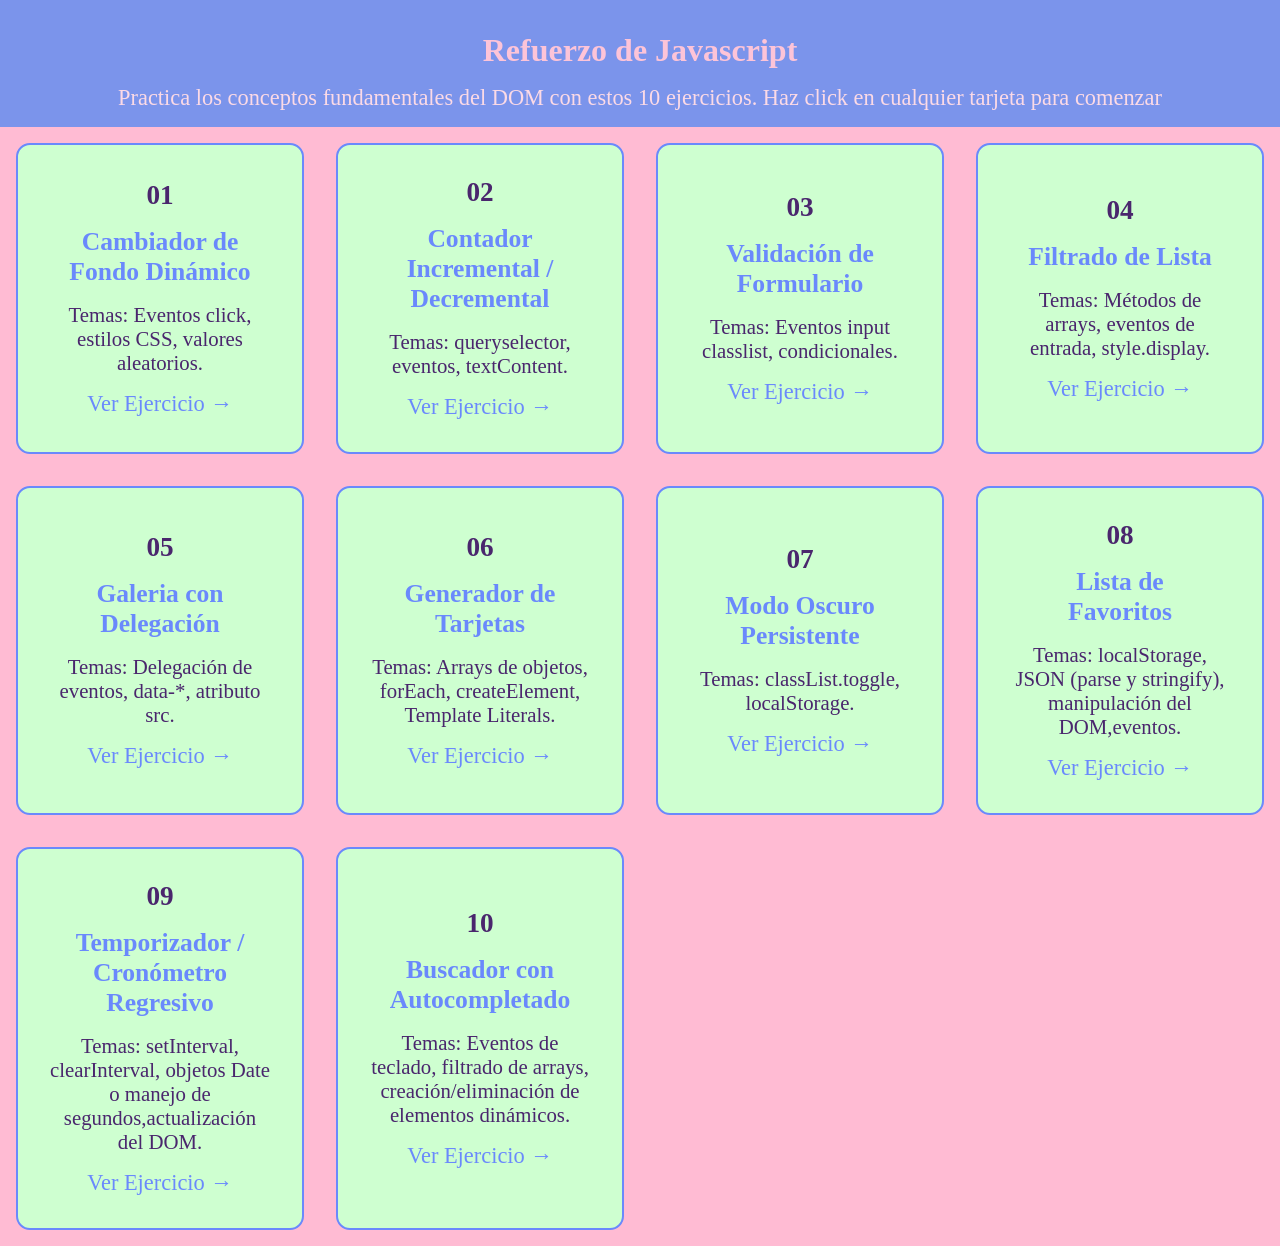
<file: index.html>
<!DOCTYPE html>
<html lang="es">
<head>
    <meta charset="UTF-8">
    <meta name="viewport" content="width=device-width, initial-scale=1.0">
    <title>practica</title>
    <link rel="stylesheet" href="styles.css">

</head>
<body class="general">

    <header class="header">

        <div class="header_container">
            <h1 class="header_title">Refuerzo de Javascript</h1>
            <p class="header_description">Practica los conceptos fundamentales del DOM con estos 10 ejercicios. Haz click en cualquier tarjeta para comenzar</p>
        </div>

    </header>

    <main class="main">
    <section class="main_container">
        <a href="ej1.html"   class="tarjeta">
            <span class="tarjeta_numero">01</span>
            <h2 class="tarjeta_titulo">Cambiador de Fondo Dinámico</h2>
            <p class="tarjeta_temas">Temas: Eventos click, estilos CSS, valores aleatorios.</p>
            <span class="tarjeta_boton">Ver Ejercicio →</span>
        </a>

        <a href="ej2.html" class="tarjeta">
            <span class="tarjeta_numero">02</span>
            <h2 class="tarjeta_titulo">Contador Incremental / Decremental</h2>
            <p class="tarjeta_temas">Temas: queryselector, eventos, textContent.</p>
            <span class="tarjeta_boton">Ver Ejercicio →</span>
        </a>

        <a href="ej3.html" class="tarjeta">
            <span class="tarjeta_numero">03</span>
            <h2 class="tarjeta_titulo">Validación de Formulario</h2>
            <p class="tarjeta_temas">Temas: Eventos input classlist, condicionales.</p>
            <span class="tarjeta_boton">Ver Ejercicio →</span>
        </a>

        <a href="ej4.html" class="tarjeta">
            <span class="tarjeta_numero">04</span>
            <h2 class="tarjeta_titulo">Filtrado de Lista</h2>
            <p class="tarjeta_temas">Temas: Métodos de arrays, eventos de entrada, style.display.</p>
            <span class="tarjeta_boton">Ver Ejercicio →</span>
        </a>

        <a href="ej5.html" class="tarjeta">
            <span class="tarjeta_numero">05</span>
            <h2 class="tarjeta_titulo">Galeria con Delegación</h2>
            <p class="tarjeta_temas">Temas: Delegación de eventos, data-*, atributo src.</p>
            <span class="tarjeta_boton">Ver Ejercicio →</span>
        </a>

        <a href="ej6.html" class="tarjeta">
            <span class="tarjeta_numero">06</span>
            <h2 class="tarjeta_titulo">Generador de Tarjetas</h2>
            <p class="tarjeta_temas">Temas: Arrays de objetos, forEach, createElement, Template Literals.</p>
            <span class="tarjeta_boton">Ver Ejercicio →</span>
        </a>

        <a href="ej7.html" class="tarjeta">
            <span class="tarjeta_numero">07</span>
            <h2 class="tarjeta_titulo">Modo Oscuro Persistente</h2>
            <p class="tarjeta_temas">Temas: classList.toggle, localStorage.</p>
            <span class="tarjeta_boton">Ver Ejercicio →</span>
        </a>

        <a href="ej8.html" class="tarjeta">
            <span class="tarjeta_numero">08</span>
            <h2 class="tarjeta_titulo">Lista de Favoritos</h2>
            <p class="tarjeta_temas">Temas: localStorage, JSON (parse y stringify), manipulación del DOM,eventos.</p>
            <span href="ej1.html" class="tarjeta_boton">Ver Ejercicio →</span>
        </a>

        <a href="ej9.html" class="tarjeta">
            <span class="tarjeta_numero">09</span>
            <h2 class="tarjeta_titulo">Temporizador / Cronómetro Regresivo</h2>
            <p class="tarjeta_temas">Temas: setInterval, clearInterval, objetos Date o manejo de segundos,actualización del DOM.</p>
            <span href="ej1.html" class="tarjeta_boton">Ver Ejercicio →</span>
        </a>

        <a href="ej10.html" class="tarjeta">
            <span class="tarjeta_numero">10</span>
            <h2 class="tarjeta_titulo"> Buscador con Autocompletado</h2>
            <p class="tarjeta_temas">Temas: Eventos de teclado, filtrado de arrays, creación/eliminación de elementos dinámicos.</p>
            <span href="ej1.html" class="tarjeta_boton">Ver Ejercicio →</span>
        </a>

    </section>


    </main>
    


    
</body>
</html>
</file>
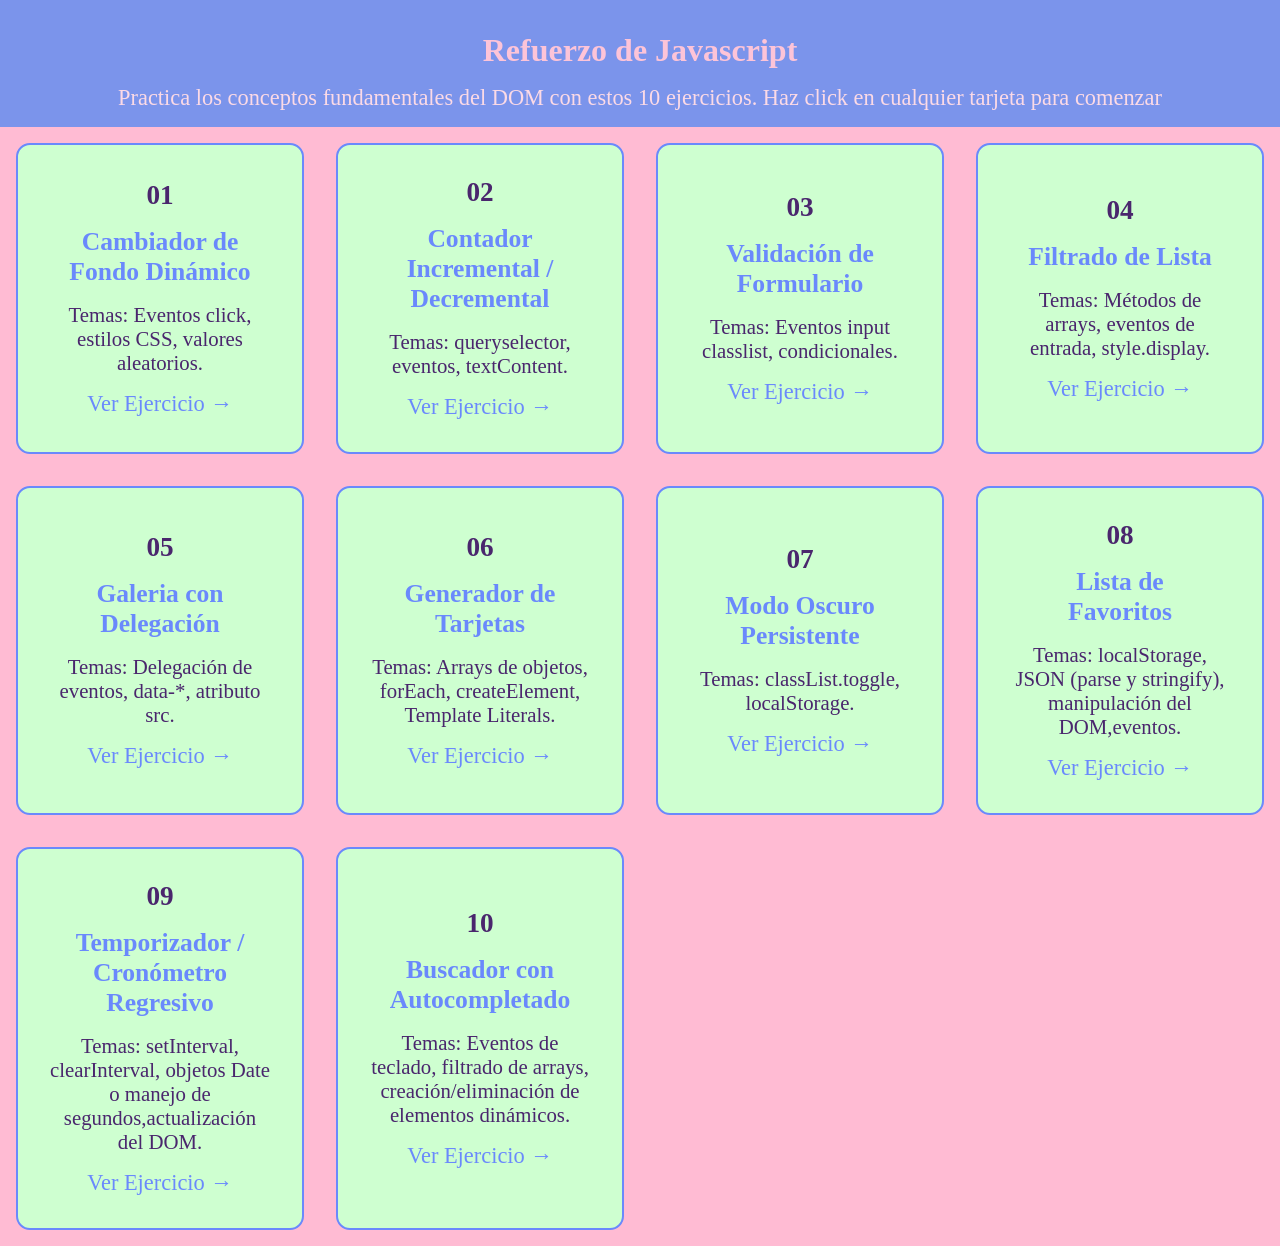
<file: principal/index.html>
<!DOCTYPE html>
<html lang="es">
<head>
    <meta charset="UTF-8">
    <meta name="viewport" content="width=device-width, initial-scale=1.0">
    <title>practica</title>
    <link rel="stylesheet" href="styles.css">

</head>
<body class="general">

    <header class="header">

        <div class="header_container">
            <h1 class="header_title">Refuerzo de Javascript</h1>
            <p class="header_description">Practica los conceptos fundamentales del DOM con estos 10 ejercicios. Haz click en cualquier tarjeta para comenzar</p>
        </div>

    </header>

    <main class="main">
    <section class="main_container">
        <a href="../ej1/ej1.html"   class="tarjeta">
            <span class="tarjeta_numero">01</span>
            <h2 class="tarjeta_titulo">Cambiador de Fondo Dinámico</h2>
            <p class="tarjeta_temas">Temas: Eventos click, estilos CSS, valores aleatorios.</p>
            <span class="tarjeta_boton">Ver Ejercicio →</span>
        </a>

        <a href="../ej2/ej2.html" class="tarjeta">
            <span class="tarjeta_numero">02</span>
            <h2 class="tarjeta_titulo">Contador Incremental / Decremental</h2>
            <p class="tarjeta_temas">Temas: queryselector, eventos, textContent.</p>
            <span class="tarjeta_boton">Ver Ejercicio →</span>
        </a>

        <a href="../ej3/ej3.html" class="tarjeta">
            <span class="tarjeta_numero">03</span>
            <h2 class="tarjeta_titulo">Validación de Formulario</h2>
            <p class="tarjeta_temas">Temas: Eventos input classlist, condicionales.</p>
            <span class="tarjeta_boton">Ver Ejercicio →</span>
        </a>

        <a href="../ej4/ej4.html" class="tarjeta">
            <span class="tarjeta_numero">04</span>
            <h2 class="tarjeta_titulo">Filtrado de Lista</h2>
            <p class="tarjeta_temas">Temas: Métodos de arrays, eventos de entrada, style.display.</p>
            <span class="tarjeta_boton">Ver Ejercicio →</span>
        </a>

        <a href="../ej5/ej5.html" class="tarjeta">
            <span class="tarjeta_numero">05</span>
            <h2 class="tarjeta_titulo">Galeria con Delegación</h2>
            <p class="tarjeta_temas">Temas: Delegación de eventos, data-*, atributo src.</p>
            <span class="tarjeta_boton">Ver Ejercicio →</span>
        </a>

        <a href="../ej6/ej6.html" class="tarjeta">
            <span class="tarjeta_numero">06</span>
            <h2 class="tarjeta_titulo">Generador de Tarjetas</h2>
            <p class="tarjeta_temas">Temas: Arrays de objetos, forEach, createElement, Template Literals.</p>
            <span class="tarjeta_boton">Ver Ejercicio →</span>
        </a>

        <a href="../ej7/ej7.html" class="tarjeta">
            <span class="tarjeta_numero">07</span>
            <h2 class="tarjeta_titulo">Modo Oscuro Persistente</h2>
            <p class="tarjeta_temas">Temas: classList.toggle, localStorage.</p>
            <span class="tarjeta_boton">Ver Ejercicio →</span>
        </a>

        <a href="../ej8/ej8.html" class="tarjeta">
            <span class="tarjeta_numero">08</span>
            <h2 class="tarjeta_titulo">Lista de Favoritos</h2>
            <p class="tarjeta_temas">Temas: localStorage, JSON (parse y stringify), manipulación del DOM,eventos.</p>
            <span href="ej1.html" class="tarjeta_boton">Ver Ejercicio →</span>
        </a>

        <a href="../ej9/ej9.html" class="tarjeta">
            <span class="tarjeta_numero">09</span>
            <h2 class="tarjeta_titulo">Temporizador / Cronómetro Regresivo</h2>
            <p class="tarjeta_temas">Temas: setInterval, clearInterval, objetos Date o manejo de segundos,actualización del DOM.</p>
            <span href="ej1.html" class="tarjeta_boton">Ver Ejercicio →</span>
        </a>

        <a href="../ej10/ej10.html" class="tarjeta">
            <span class="tarjeta_numero">10</span>
            <h2 class="tarjeta_titulo"> Buscador con Autocompletado</h2>
            <p class="tarjeta_temas">Temas: Eventos de teclado, filtrado de arrays, creación/eliminación de elementos dinámicos.</p>
            <span href="ej1.html" class="tarjeta_boton">Ver Ejercicio →</span>
        </a>

    </section>


    </main>
    


    
</body>
</html>
</file>
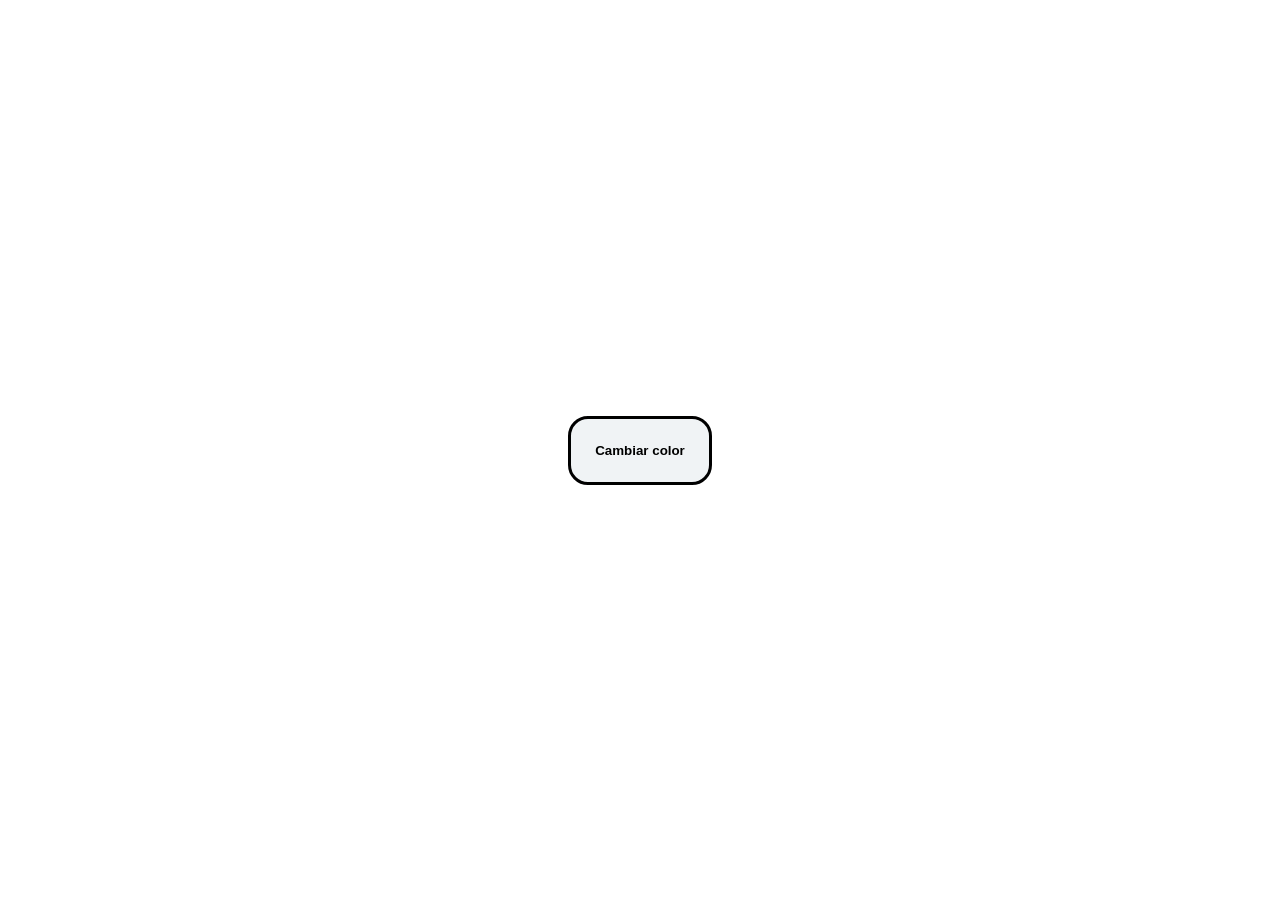
<file: ej1.html>
<!DOCTYPE html>
<html lang="en">
<head>
    <meta charset="UTF-8">
    <meta name="viewport" content="width=device-width, initial-scale=1.0">
    <title>Fondo_dinamico</title>
    <link rel="stylesheet" href="ej1.css">
</head>
<body class="general">

    <button class="button">Cambiar color</button>
    

    <script src="ej1.js"></script>
</body>
</html>
</file>
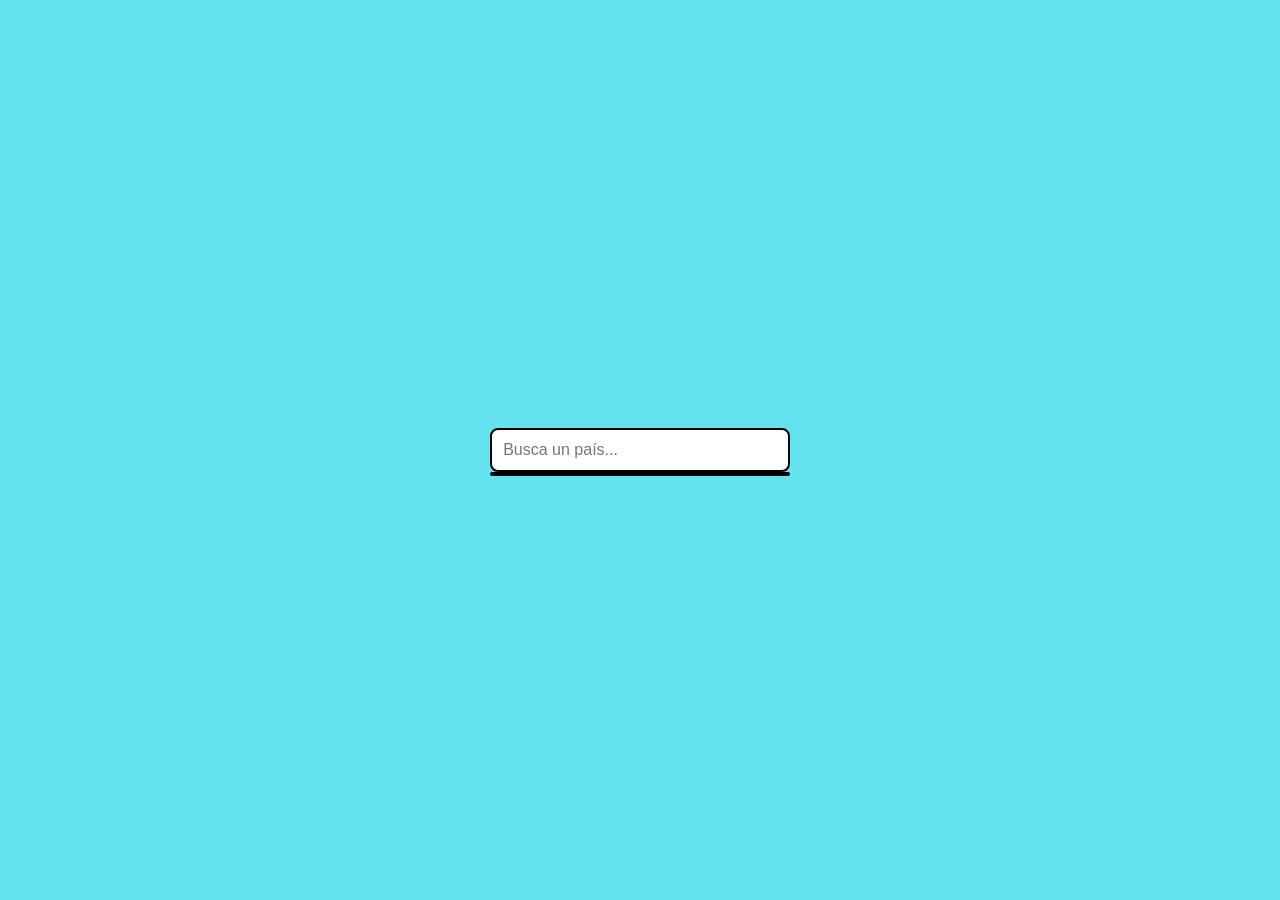
<file: ej10.html>
<!DOCTYPE html>
<html lang="es">
<head>
    <meta charset="UTF-8">
    <meta name="viewport" content="width=device-width, initial-scale=1.0">
    <title>Autocompletado</title>
    <link rel="stylesheet" href="ej10.css">
</head>
<body class="general">
    <div class="contenedor">
        <input type="text" id="buscador" placeholder="Busca un país...">
        <ul id="sugerencias"></ul>
    </div>
    <script src="ej10.js"></script>
</body>
</html>
</file>
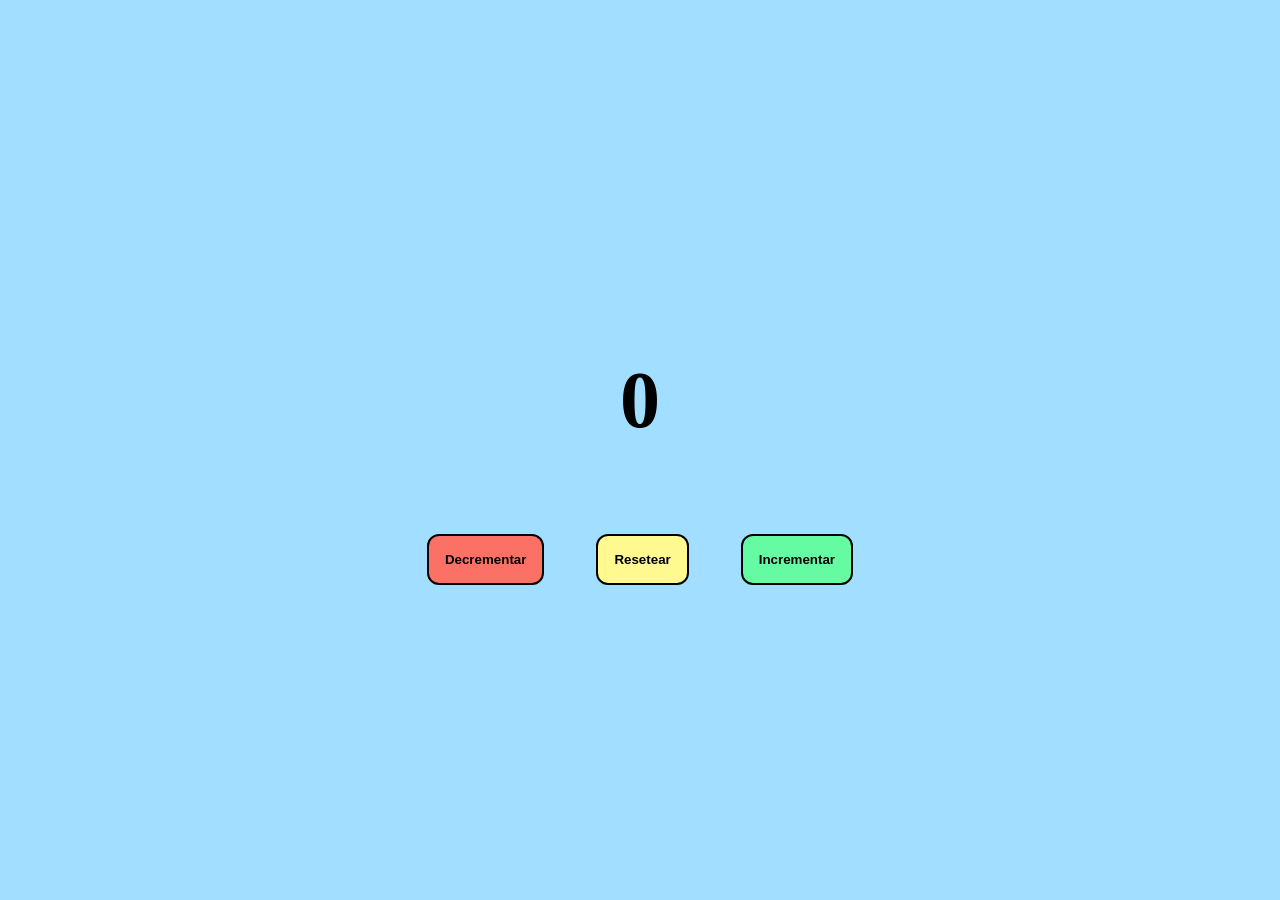
<file: ej2.html>
<!DOCTYPE html>
<html lang="en">
<head>
    <meta charset="UTF-8">
    <meta name="viewport" content="width=device-width, initial-scale=1.0">
    <title>Contador</title>
    <link rel="stylesheet" href="ej2.css">
</head>
<body class="general">
    <h1 id="contador">0</h1>
    <div class="botones">
        <button id="btn-decrementar" class="btn-decrementar">Decrementar</button>
        <button id="btn-resetear" class="btn-resetear">Resetear</button>
        <button id="btn-incrementar" class="btn-incrementar">Incrementar</button>
    </div>
    
    <script src="ej2.js"></script>
</body>
</html>
</file>
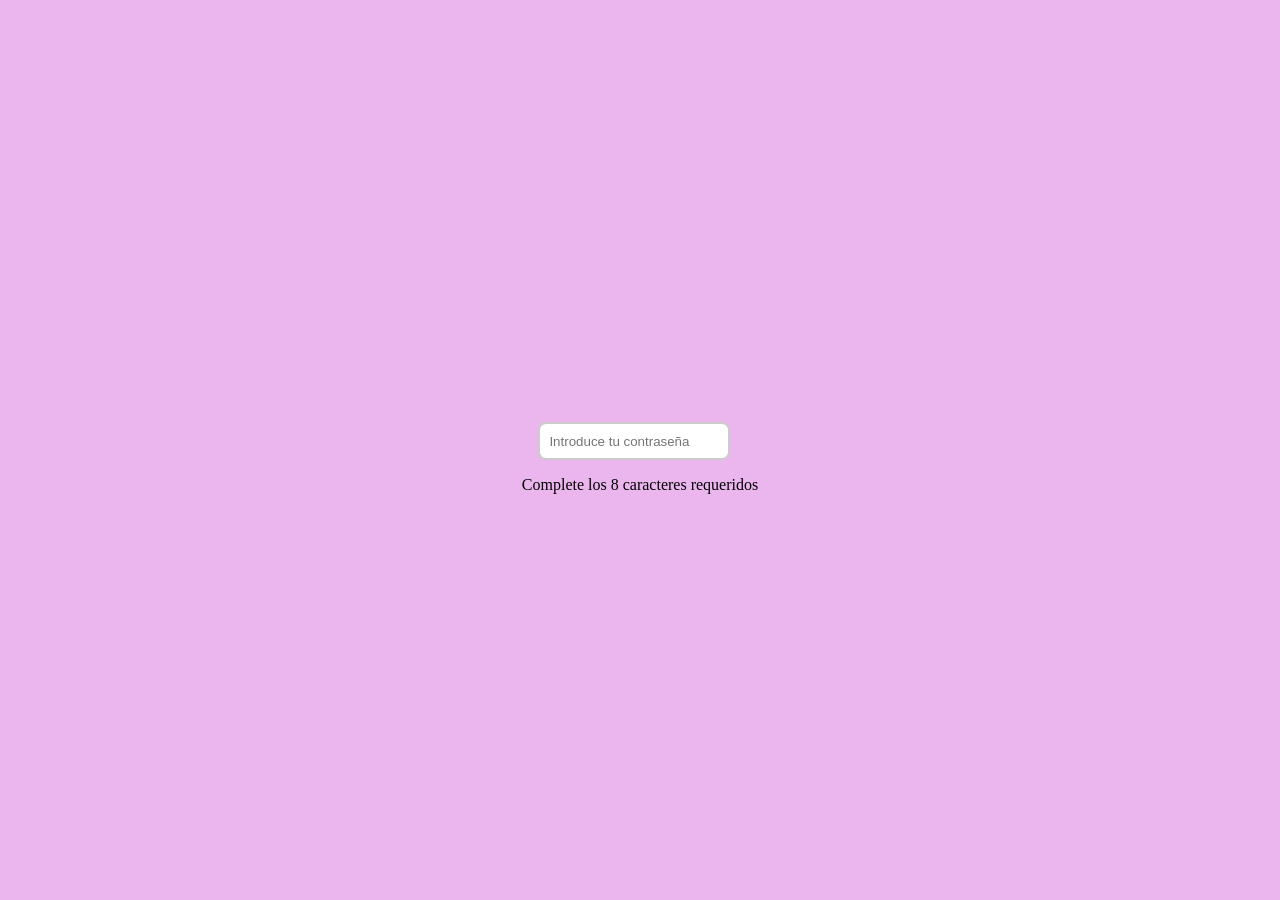
<file: ej3.html>
<!DOCTYPE html>
<html lang="es">
<head>
    <meta charset="UTF-8">
    <meta name="viewport" content="width=device-width, initial-scale=1.0">
    <title>validacion</title>
    <link rel="stylesheet" href="ej3.css">
</head>
<body class="general">

    <form action="" class="form" id="form">
        <input type="password" id="password" class="password-input" placeholder="Introduce tu contraseña">
        <p class="mensaje" id="mensaje-error">Complete los 8 caracteres requeridos</p>
    </form>
    
    <script src="ej3.js"></script>
</body>
</html>
</file>
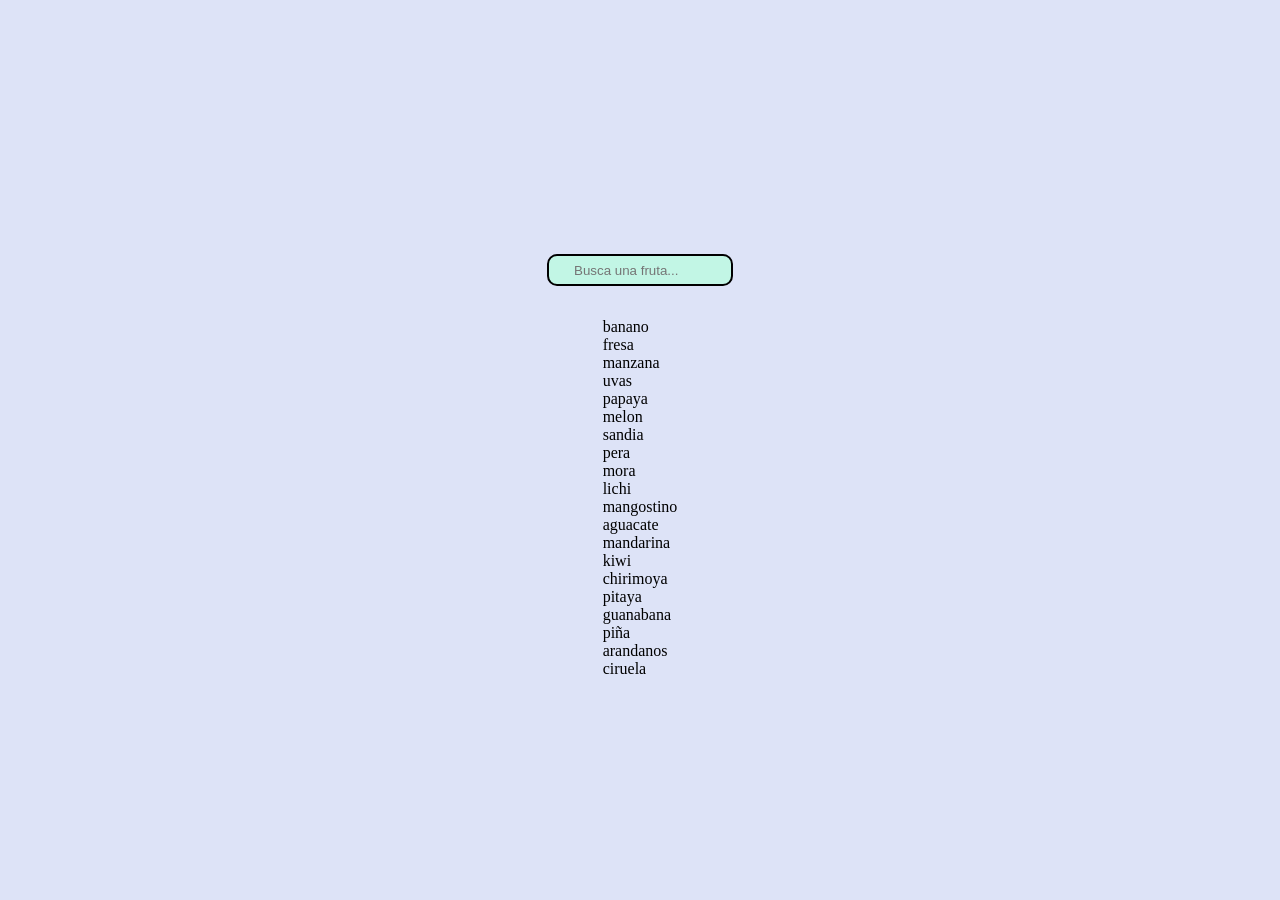
<file: ej4.html>
<!DOCTYPE html>
<html lang="es">
<head>
    <meta charset="UTF-8">
    <meta name="viewport" content="width=device-width, initial-scale=1.0">
    <title>Filtrado</title>
    <link rel="stylesheet" href="ej4.css">
</head>
<body class="general">

    <div class="contenedor-busqueda">
        <input type="text" id="buscador" class="buscador" placeholder="     Busca una fruta...">
    </div>

    <ul class="lista">
        <li class="fruta">banano</li>
        <li class="fruta">fresa</li>
        <li class="fruta">manzana</li>
        <li class="fruta">uvas</li>
        <li class="fruta">papaya</li>
        <li class="fruta">melon</li>
        <li class="fruta">sandia</li>
        <li class="fruta">pera</li>
        <li class="fruta">mora</li>
        <li class="fruta">lichi</li>
        <li class="fruta">mangostino</li>
        <li class="fruta">aguacate</li>
        <li class="fruta">mandarina</li>
        <li class="fruta">kiwi</li>
        <li class="fruta">chirimoya</li>
        <li class="fruta">pitaya</li>
        <li class="fruta">guanabana</li>
        <li class="fruta">piña</li>
        <li class="fruta">arandanos</li>
        <li class="fruta">ciruela</li>
    </ul>

    <script src="ej4.js"></script>
</body>
</html>
</file>
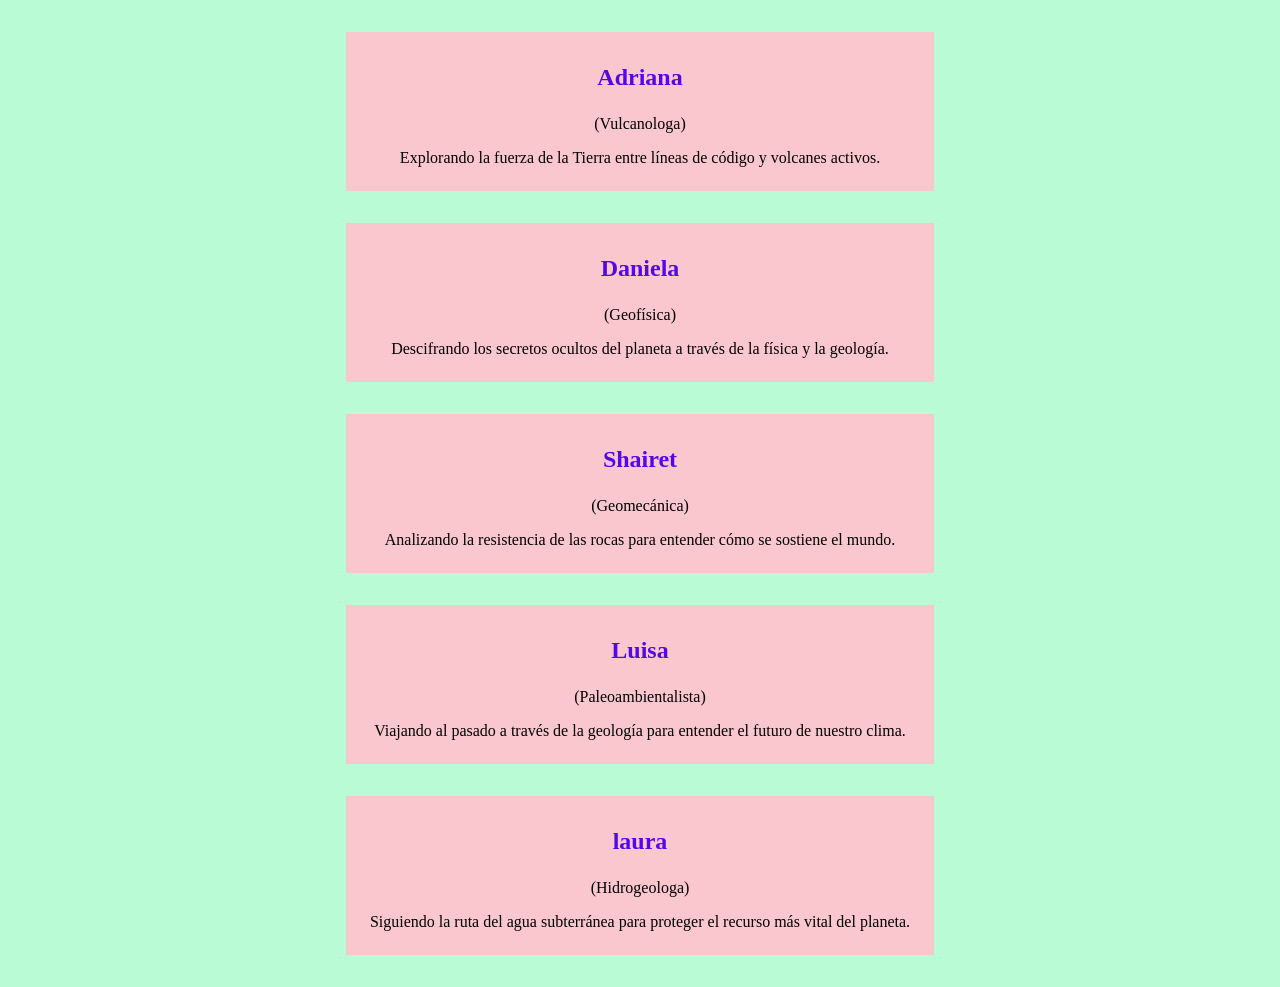
<file: ej6.html>
<!DOCTYPE html>
<html lang="es">
<head>
    <meta charset="UTF-8">
    <meta name="viewport" content="width=device-width, initial-scale=1.0">
    <title>Tarjetas</title>
    <link rel="stylesheet" href="ej6.css">
</head>
<body class="general">

    <div id="contenedor"></div>


    <script src="ej6.js"></script>
    
</body>
</html>
</file>
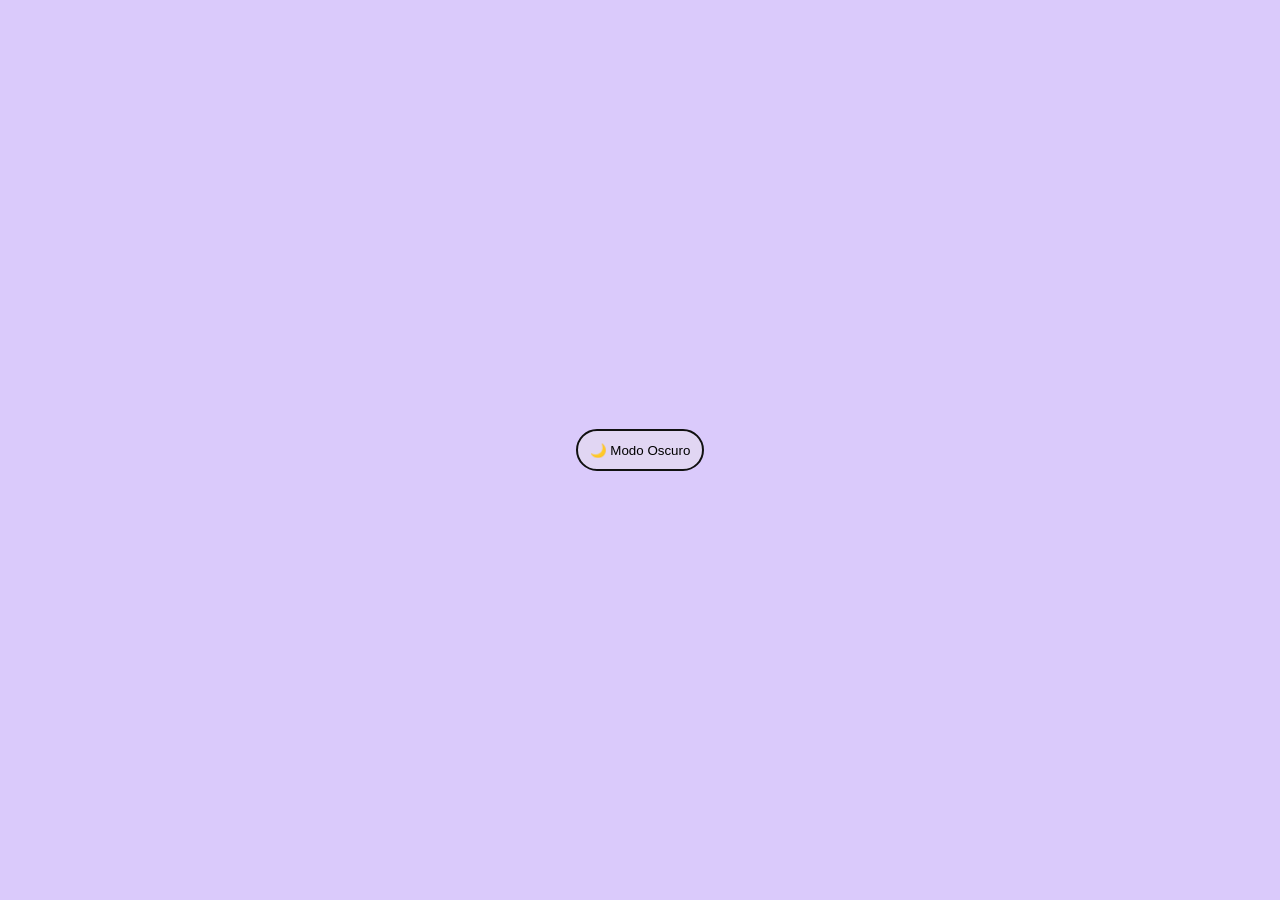
<file: ej7.html>
<!DOCTYPE html>
<html lang="es">
<head>
    <meta charset="UTF-8">
    <meta name="viewport" content="width=device-width, initial-scale=1.0">
    <title>DarkMode</title>
    <link rel="stylesheet" href="ej7.css">
</head>
<body class="general">
    
    <button class="button">🌙 Modo Oscuro</button>
    

    <script src="ej7.js"></script>
</body>
</html>
</file>
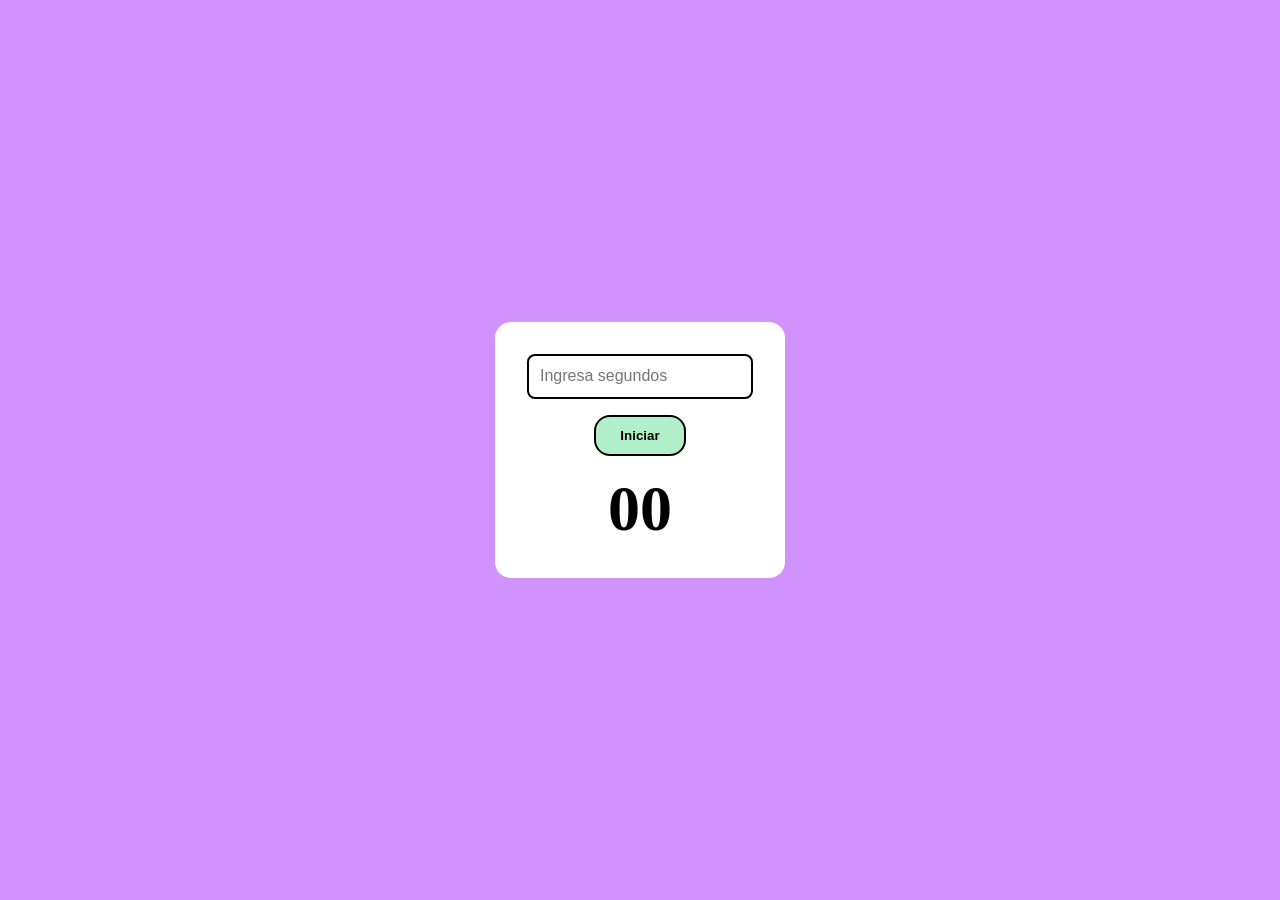
<file: ej9.html>
<!DOCTYPE html>
<html lang="es">
<head>
    <meta charset="UTF-8">
    <meta name="viewport" content="width=device-width, initial-scale=1.0">
    <title>Temporizador</title>
    <link rel="stylesheet" href="ej9.css">
</head>
<body class="general">
    <div class="contenedor" id="contenedor">
        <input type="number" id="segundos" placeholder="Ingresa segundos">
        <button id="btn-iniciar">Iniciar</button>
        <p id="display">00</p>
    </div>
    <script src="ej9.js"></script>
</body>
</html>
</file>
<file: styles.css>
*{
    box-sizing: border-box;
    margin: 0;
    padding: 0;
}

.general{
    display:grid;
    grid-template-areas: 
    "header"
    "main"
    ;

    grid-template-rows:auto 1fr;
    min-height: 100vh;
    
}

.header{
    display: grid;
    grid-area: header;
    /*background-color: rgb(74, 42, 79);*/
    background-color: rgb(123, 148, 235);

}

.header_container{
    padding: 1rem;
}

.header_title{
    font-size: 1.4rem;
    padding: 1rem;
    text-align: center;
    color: rgb(253, 196, 216);
}

.header_description{
    font-size: 0.9rem;
    text-align: center;
    padding: 0 0.5rem 0 0.5rem;
    color: rgb(252, 218, 230);
}

.main{
    display: grid;
    grid-area: main;
    background-color: rgb(255, 187, 211);

}

.main_container {
    display: grid;
    grid-template-columns: 1fr;
    gap: 2rem;
    padding: 16px;
     align-items: stretch;
}

.tarjeta {
    display: flex;
    justify-content: center;
    align-items: center;
    flex-direction: column;
    padding: 2rem;
    background-color: rgb(206, 255, 208);
    text-decoration: none;
    color: rgb(106, 137, 252);
    border: 2px solid rgb(106, 137, 252);
    border-radius: 14px;
    min-width: 0
}

.tarjeta_numero{
    font-size: 1.4rem;
    font-weight: 700;
    color: rgb(74, 38, 109);
    
}

.tarjeta_titulo{
    font-size: 1.3rem;
    text-align: center;
    padding: 1rem;
    
}

.tarjeta_temas{
    text-align: center;
    font-size: 1.1rem;
    color: rgb(74, 38, 109) ;
    
}

.tarjeta_boton{
    padding-top: 1rem;
   
}




@media (min-width: 768px) {
    
    .main_container {
        display: grid;
        grid-template-columns: 1fr 1fr;
        gap: 2rem;
        padding: 16px;
    }

    .header_title{
    font-size: 2rem;
    padding: 1rem;
    text-align: center;
    color: rgb(253, 196, 216);
    }

    .header_description{
    font-size: 1.4rem;
    text-align: center;
    padding: 0 1.4rem 0 1.4rem;
    color: rgb(252, 218, 230);
    }

    
    .tarjeta_numero{
        font-size: 1.7rem;
        font-weight: 700;
        color: rgb(74, 38, 109);
        
    }

    .tarjeta_titulo{
        font-size: 1.6rem;
        text-align: center;
        padding: 1rem;
        
    }

    .tarjeta_temas{
        text-align: center;
        font-size: 1.3rem;
        color: rgb(74, 38, 109) ;
        
    }

    .tarjeta_boton{
        padding-top: 1rem;
        font-size: 1.4rem;
    
    }
    
}

@media (min-width: 1024px) {
    
    .main_container {
        display: grid;
        grid-template-columns: 1fr 1fr 1fr 1fr;
        gap: 2rem;
        padding: 16px;
    }
    
}
</file>
<file: principal/styles.css>
*{
    box-sizing: border-box;
    margin: 0;
    padding: 0;
}

.general{
    display:grid;
    grid-template-areas: 
    "header"
    "main"
    ;

    grid-template-rows:auto 1fr;
    min-height: 100vh;
    
}

.header{
    display: grid;
    grid-area: header;
    /*background-color: rgb(74, 42, 79);*/
    background-color: rgb(123, 148, 235);

}

.header_container{
    padding: 1rem;
}

.header_title{
    font-size: 1.4rem;
    padding: 1rem;
    text-align: center;
    color: rgb(253, 196, 216);
}

.header_description{
    font-size: 0.9rem;
    text-align: center;
    padding: 0 0.5rem 0 0.5rem;
    color: rgb(252, 218, 230);
}

.main{
    display: grid;
    grid-area: main;
    background-color: rgb(255, 187, 211);

}

.main_container {
    display: grid;
    grid-template-columns: 1fr;
    gap: 2rem;
    padding: 16px;
     align-items: stretch;
}

.tarjeta {
    display: flex;
    justify-content: center;
    align-items: center;
    flex-direction: column;
    padding: 2rem;
    background-color: rgb(206, 255, 208);
    text-decoration: none;
    color: rgb(106, 137, 252);
    border: 2px solid rgb(106, 137, 252);
    border-radius: 14px;
    min-width: 0
}

.tarjeta_numero{
    font-size: 1.4rem;
    font-weight: 700;
    color: rgb(74, 38, 109);
    
}

.tarjeta_titulo{
    font-size: 1.3rem;
    text-align: center;
    padding: 1rem;
    
}

.tarjeta_temas{
    text-align: center;
    font-size: 1.1rem;
    color: rgb(74, 38, 109) ;
    
}

.tarjeta_boton{
    padding-top: 1rem;
   
}




@media (min-width: 768px) {
    
    .main_container {
        display: grid;
        grid-template-columns: 1fr 1fr;
        gap: 2rem;
        padding: 16px;
    }

    .header_title{
    font-size: 2rem;
    padding: 1rem;
    text-align: center;
    color: rgb(253, 196, 216);
    }

    .header_description{
    font-size: 1.4rem;
    text-align: center;
    padding: 0 1.4rem 0 1.4rem;
    color: rgb(252, 218, 230);
    }

    
    .tarjeta_numero{
        font-size: 1.7rem;
        font-weight: 700;
        color: rgb(74, 38, 109);
        
    }

    .tarjeta_titulo{
        font-size: 1.6rem;
        text-align: center;
        padding: 1rem;
        
    }

    .tarjeta_temas{
        text-align: center;
        font-size: 1.3rem;
        color: rgb(74, 38, 109) ;
        
    }

    .tarjeta_boton{
        padding-top: 1rem;
        font-size: 1.4rem;
    
    }
    
}

@media (min-width: 1024px) {
    
    .main_container {
        display: grid;
        grid-template-columns: 1fr 1fr 1fr 1fr;
        gap: 2rem;
        padding: 16px;
    }
    
}
</file>
<file: ej1.css>
*{
    margin: 0;
    padding: 0;
    box-sizing: border-box;
}

.general{
    display: flex;
    justify-content: center;
    align-items: center;
    min-height: 100vh;

}

.button{
    padding: 1.5rem;
    border: 3px solid black;
    background-color: rgb(240, 243, 245);
    border-radius: 20px;
    font-weight: 600;

}
</file>
<file: ej10.css>
* {
    margin: 0;
    padding: 0;
    box-sizing: border-box;
}

.general {
    display: flex;
    justify-content: center;
    align-items: center;
    min-height: 100vh;
    background-color: rgb(99, 226, 240);
}

.contenedor {
    position: relative;
    width: 300px;
}

#buscador {
    width: 100%;
    padding: 0.7rem;
    border: 2px solid black;
    border-radius: 0.5rem;
    font-size: 1rem;
}

#sugerencias {
    position: absolute;
    width: 100%;
    background-color: white;
    border: 2px solid black;
    border-radius: 0.5rem;
    list-style: none;
    z-index: 10;
}

#sugerencias li {
    padding: 0.7rem;
    cursor: pointer;
}

#sugerencias li:hover {
    background-color: rgb(253, 103, 103);
}
</file>
<file: ej2.css>
*{
    margin: 0;
    padding: 0;
    box-sizing: border-box;
}


.general{
    display: flex;
    justify-content: center;
    align-items: center;
    flex-direction: column;
    min-height: 100vh;
    background-color: rgb(161, 222, 255);
}

#contador{
    padding: 4rem;
    font-size: 5rem;
}

.btn-decrementar{
    margin: 1.5rem;
    padding: 1rem;
    border: 2px solid black;
    border-radius: 12px;
    background-color: rgb(251, 113, 101);
    font-weight: 700;
    
}

.btn-resetear{

    margin: 1.5rem;
    padding: 1rem;
    border: 2px solid black;
    border-radius: 12px;
    background-color: rgb(255, 249, 143);
    font-weight: 700;

}

.btn-incrementar{

    margin: 1.5rem;
    padding: 1rem;
    border: 2px solid black;
    border-radius: 12px;
    background-color: rgb(101, 251, 163);
    font-weight: 700;
}
</file>
<file: ej3.css>
*{
    margin: 0;
    padding: 0;
    box-sizing: border-box;
}


.general{
    display: flex;
    justify-content: center;
    align-items: center;
    flex-direction: column;
    min-height: 100vh;
    background-color: rgb(235, 182, 237);
}

.password-input {
    padding: 0.6rem;
    border: 2px solid #ccc; 
    border-radius: 8px;
    outline: none; 
    margin: 1rem;
}

.borde-verde{
    border: 2px solid rgb(98, 251, 174);

}

.borde-rojo{
    border: 2px solid rgb(250, 89, 84);
}
</file>
<file: ej4.css>
*{
    margin: 0;
    padding: 0;
    box-sizing: border-box;
}

.general{
    display: flex;
    justify-content: center;
    align-items: center;
    flex-direction: column;
    min-height: 100vh;
    background-color: rgb(221, 227, 247);
}

.contenedor-busqueda{
    margin: 2rem;

}

.buscador{
    padding: 0.4rem;
    border: 2px solid black;
    border-radius: 10px;
    background-color: rgb(194, 246, 229)
}

.lista li{
    list-style: none;
}
</file>
<file: ej6.css>
*{
    margin: 0;
    padding: 0;
    box-sizing: border-box;
}

.general{
    display: flex;
    justify-content: center;
    align-items: center;
    flex-direction: column;
    min-height: 100vh;
    min-width: 100vw;
    background-color: rgb(184, 251, 213);

}

.tarjeta{
    margin: 2rem;
    padding: 1rem;
    background-color: rgb(250, 199, 206);
    text-align: center;
}

h2{
    color: rgb(83, 9, 230);
    margin: 1rem;
}

p{
    padding: 0.5rem;
}
</file>
<file: ej7.css>
*{
    margin: 0;
    padding: 0;
    box-sizing: border-box;
}

.general{
    display: flex;
    justify-content: center;
    align-items: center;
    flex-direction: column;
    min-height: 100vh;
    min-width: 100vw;
    background-color: rgb(218, 202, 251);

}

.dark_mode{
    background-color: rgb(49, 4, 100);
}

.button{
    padding: 0.7rem;
    background-color: rgb(225, 214, 243);
    border: 2.5px solid rgb(17, 17, 17);
    border-radius: 2rem;

}
</file>
<file: ej9.css>
* {
    margin: 0;
    padding: 0;
    box-sizing: border-box;
}

.general {
    display: flex;
    justify-content: center;
    align-items: center;
    min-height: 100vh;
    background-color: rgb(208, 147, 254);
}

.contenedor {
    display: flex;
    flex-direction: column;
    align-items: center;
    gap: 1rem;
    padding: 2rem;
    background-color: white;
    border-radius: 1rem;
}

#segundos {
    padding: 0.7rem;
    border: 2px solid black;
    border-radius: 0.5rem;
    font-size: 1rem;
}

#btn-iniciar {
    padding: 0.7rem 1.5rem;
    background-color: rgb(177, 239, 203);
    border: 2px solid black;
    border-radius: 1rem;
    font-weight: 700;
    cursor: pointer;
}

#display {
    font-size: 4rem;
    font-weight: 700;
}

.alerta {
    background-color: rgb(245, 154, 154);
    color: white;
}
</file>
